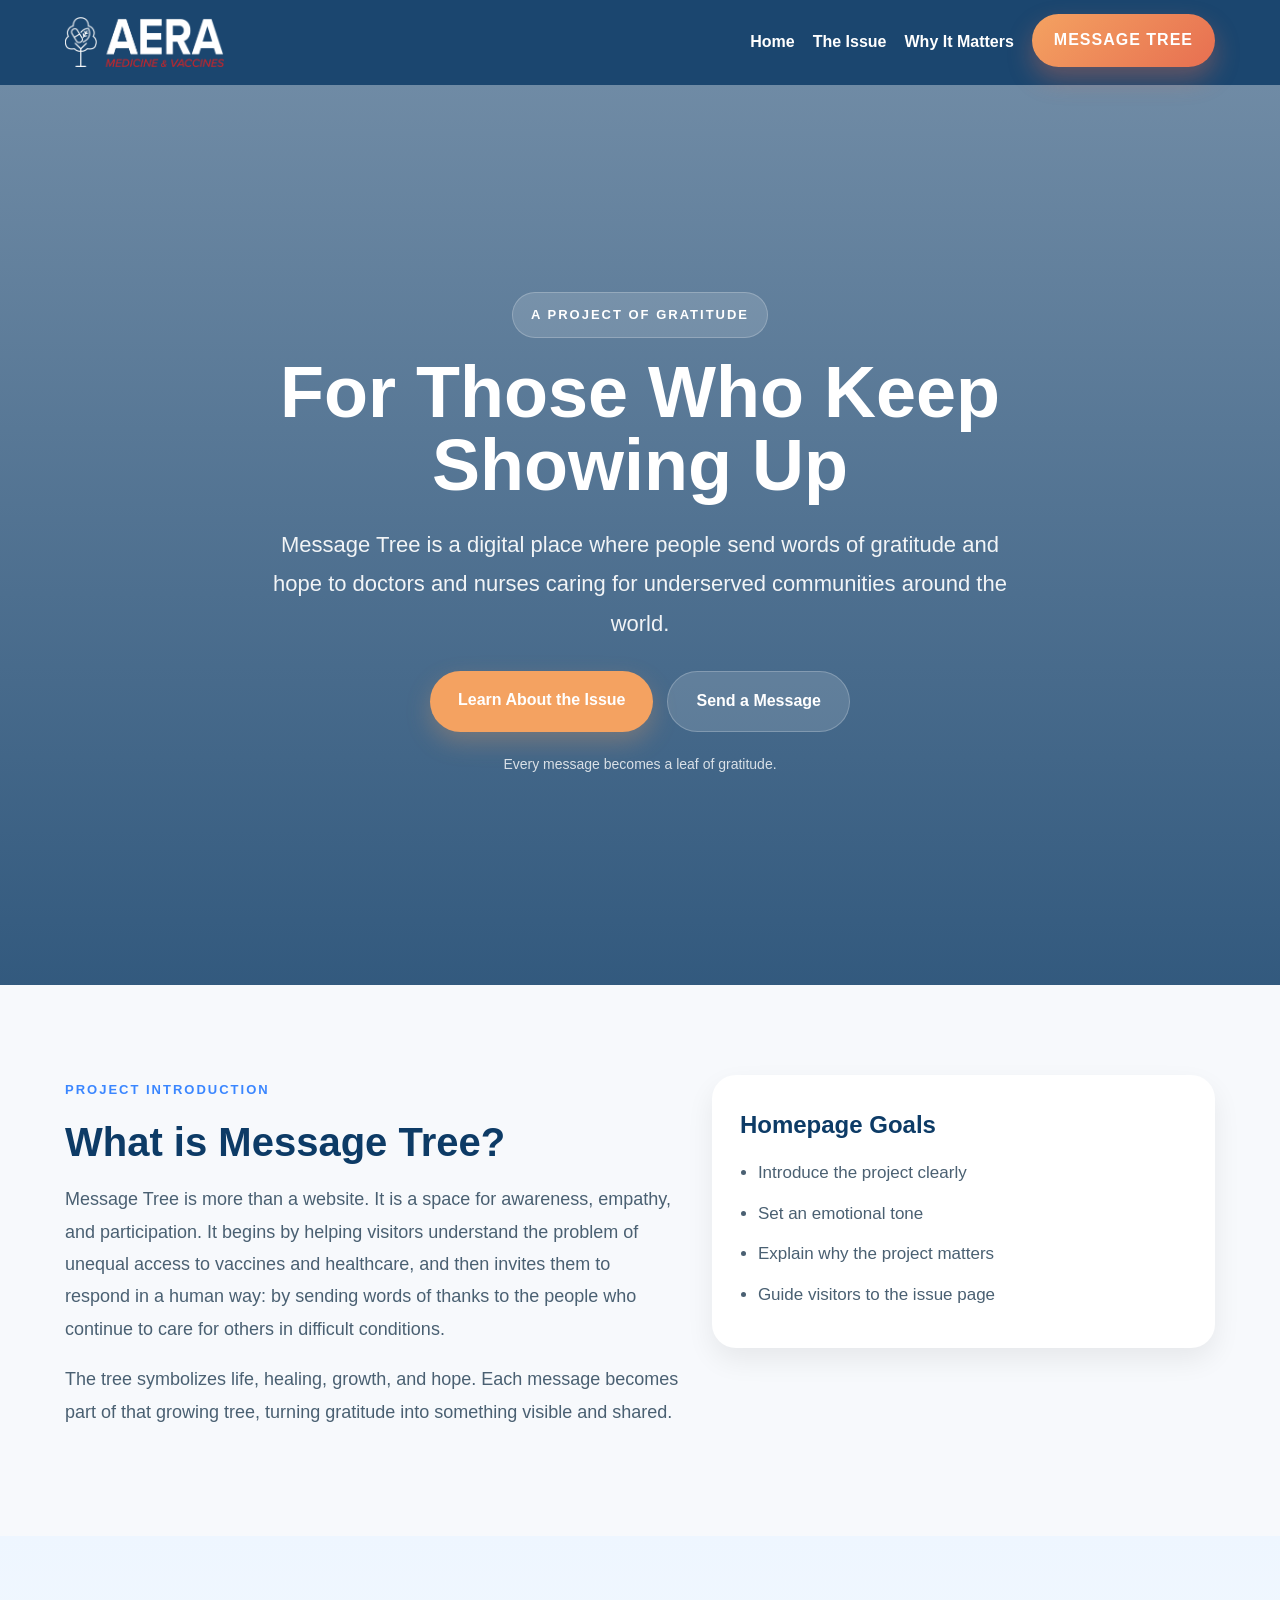
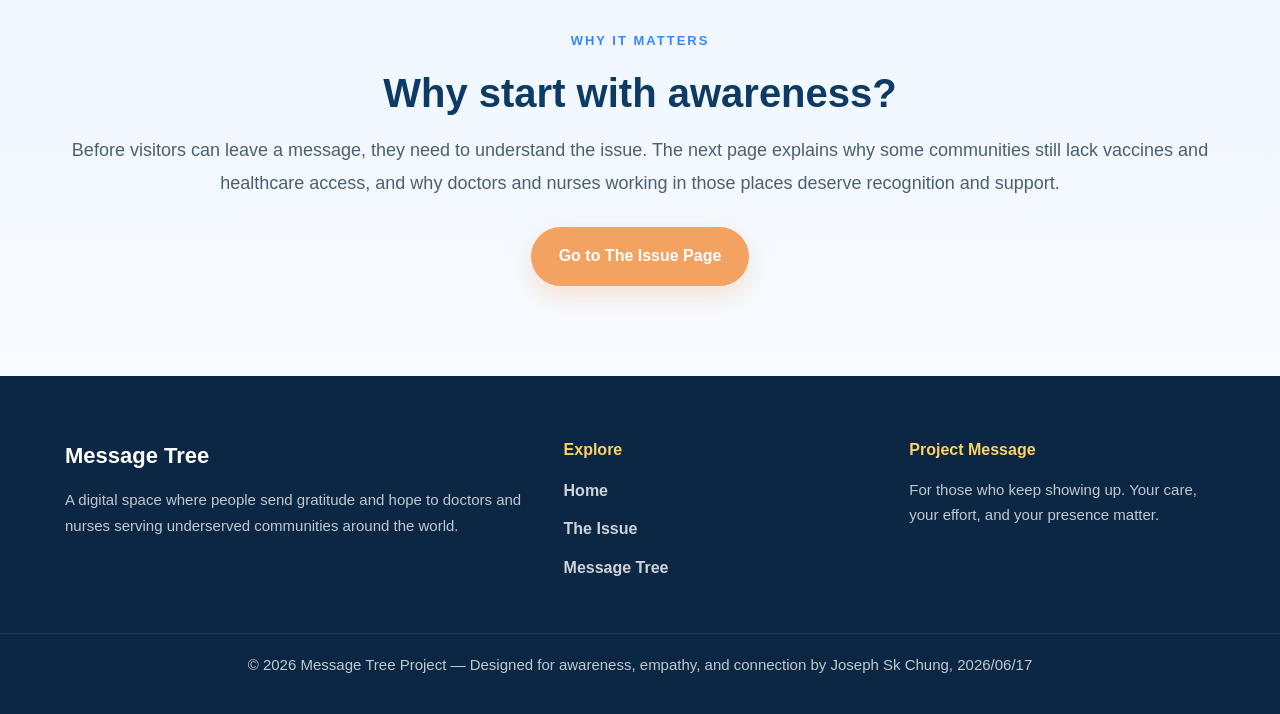
<file: index.html>
<!DOCTYPE html>
<html lang="en">
<head>
  <meta charset="UTF-8" />
  <meta name="viewport" content="width=device-width, initial-scale=1.0" />
  <title>Message Tree | Home</title>
  <link rel="stylesheet" href="style.css" />
</head>
<body>

  <nav class="navbar">
    <div class="container nav-inner">
      <div class="logo">
        <img src="logo2.png" alt="logo" height="50" align="right">
      </div>
      <div class="nav-links">
        <a href="index.html">Home</a>
        <a href="issue.html">The Issue</a>
        <a href="why.html">Why It Matters</a>
        <a class="menubold" href="message.html">MESSAGE TREE</a>
      </div>
    </div>
  </nav>

  <header class="hero">
    <div class="hero-overlay"></div>
    <div class="container hero-content">
      <div class="hero-tag">A Project of Gratitude</div>
      <h1>For Those Who Keep Showing Up</h1>
      <p>
        Message Tree is a digital place where people send words of gratitude
        and hope to doctors and nurses caring for underserved communities
        around the world.
      </p>
      <div class="hero-buttons">
        <a href="issue.html" class="btn btn-primary">Learn About the Issue</a>
        <a href="#" class="btn btn-secondary">Send a Message</a>
      </div>
      <div class="hero-note">Every message becomes a leaf of gratitude.</div>
    </div>
  </header>

  <section class="intro-section">
    <div class="container two-column">
      <div>
        <div class="eyebrow">Project Introduction</div>
        <h2>What is Message Tree?</h2>
        <p>
          Message Tree is more than a website. It is a space for awareness,
          empathy, and participation. It begins by helping visitors understand
          the problem of unequal access to vaccines and healthcare, and then
          invites them to respond in a human way: by sending words of thanks
          to the people who continue to care for others in difficult conditions.
        </p>
        <p>
          The tree symbolizes life, healing, growth, and hope. Each message
          becomes part of that growing tree, turning gratitude into something
          visible and shared.
        </p>
      </div>

      <div class="info-card">
        <h3>Homepage Goals</h3>
        <ul>
          <li>Introduce the project clearly</li>
          <li>Set an emotional tone</li>
          <li>Explain why the project matters</li>
          <li>Guide visitors to the issue page</li>
        </ul>
      </div>
    </div>
  </section>

  <section class="preview-section">
    <div class="container">
      <div class="eyebrow">Why it matters</div>
      <h2>Why start with awareness?</h2>
      <p class="section-text">
        Before visitors can leave a message, they need to understand the issue.
        The next page explains why some communities still lack vaccines and
        healthcare access, and why doctors and nurses working in those places
        deserve recognition and support.
      </p>
      <a href="issue.html" class="btn btn-primary">Go to The Issue Page</a>
    </div>
  </section>




  

<footer class="footer">
  <div class="container footer-grid">

    <div class="footer-about">
      <h3>Message Tree</h3>
      <p>
        A digital space where people send gratitude and hope to doctors and nurses
        serving underserved communities around the world.
      </p>
    </div>

    <div class="footer-links">
      <h4>Explore</h4>
      <ul>
        <li><a href="index.html">Home</a></li>
        <li><a href="issue.html">The Issue</a></li>
        <li><a href="#">Message Tree</a></li>
      </ul>
    </div>

    <div class="footer-message">
      <h4>Project Message</h4>
      <p>
        For those who keep showing up.  
        Your care, your effort, and your presence matter.
      </p>
    </div>

  </div>

  <div class="footer-bottom">
    <p>© 2026 Message Tree Project — Designed for awareness, empathy, and connection by Joseph Sk Chung, 2026/06/17</p>
  </div>
</footer>

</body>
</html>
</file>
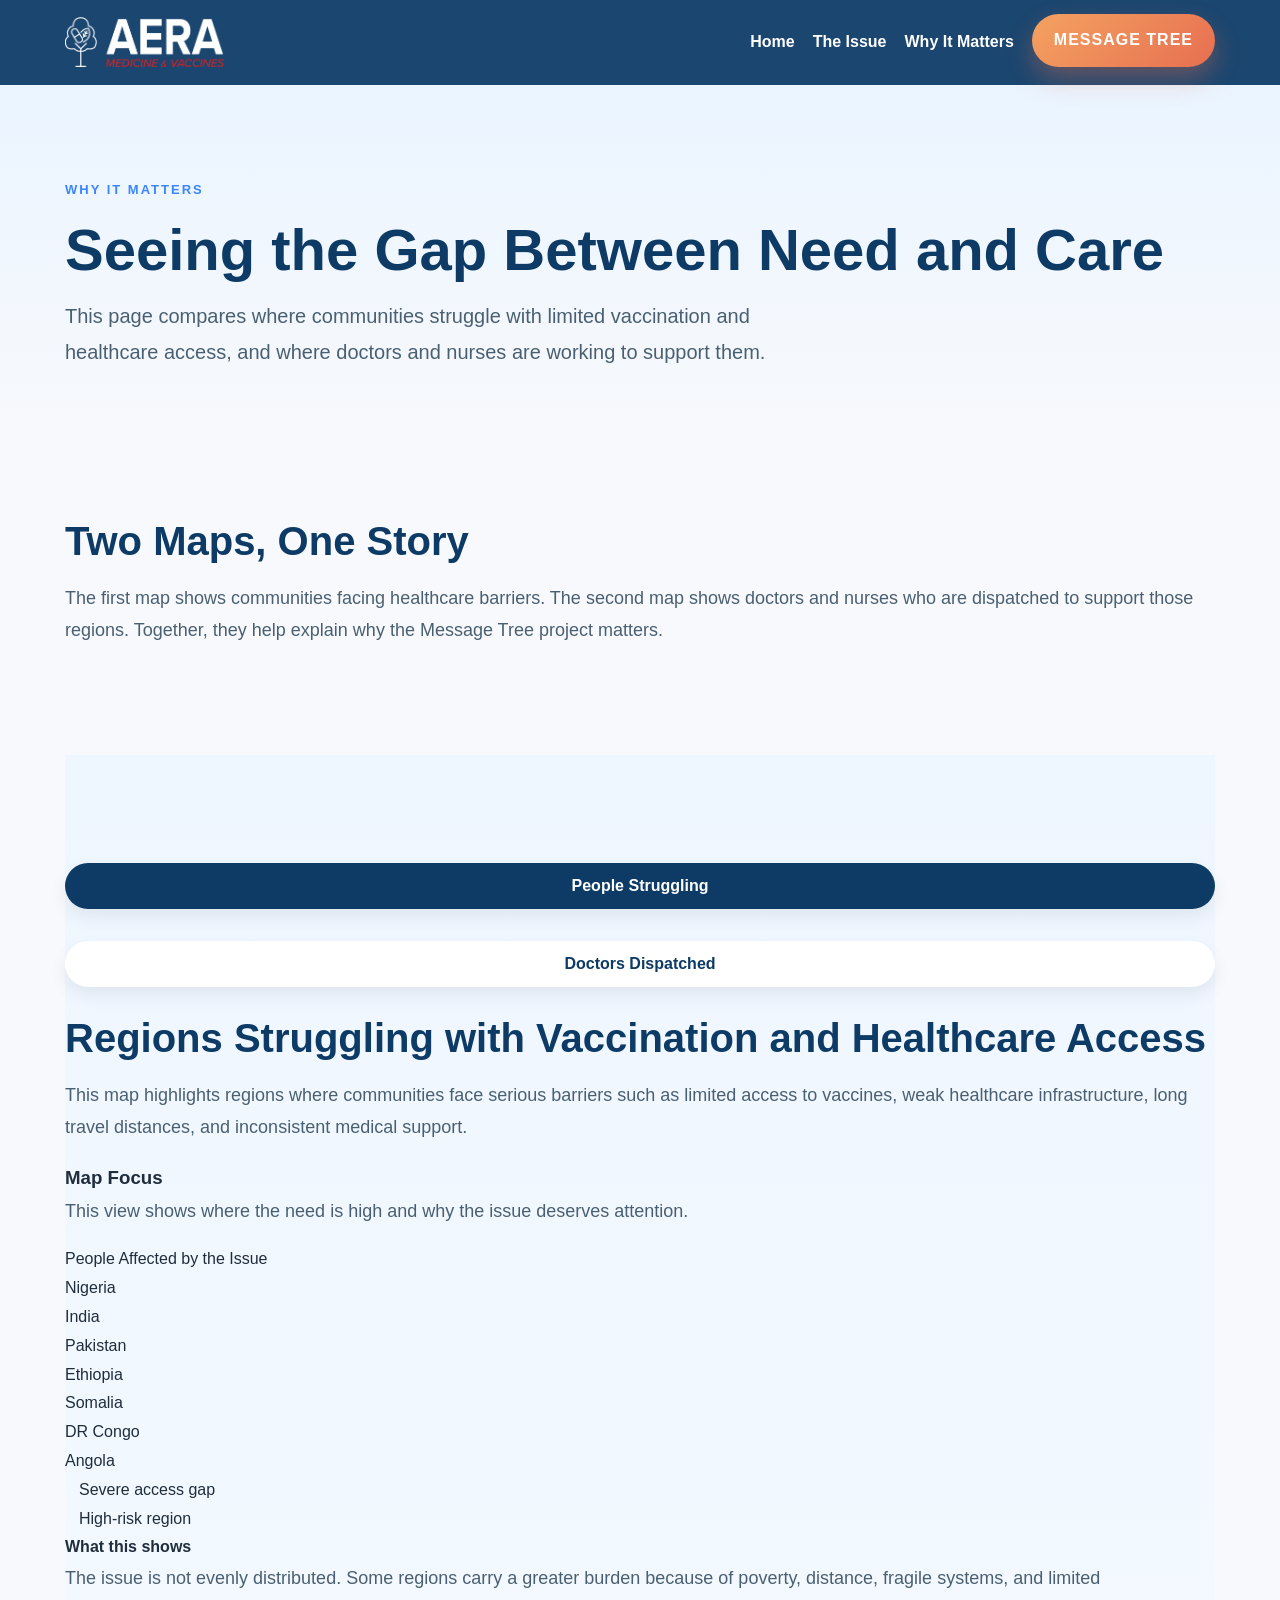
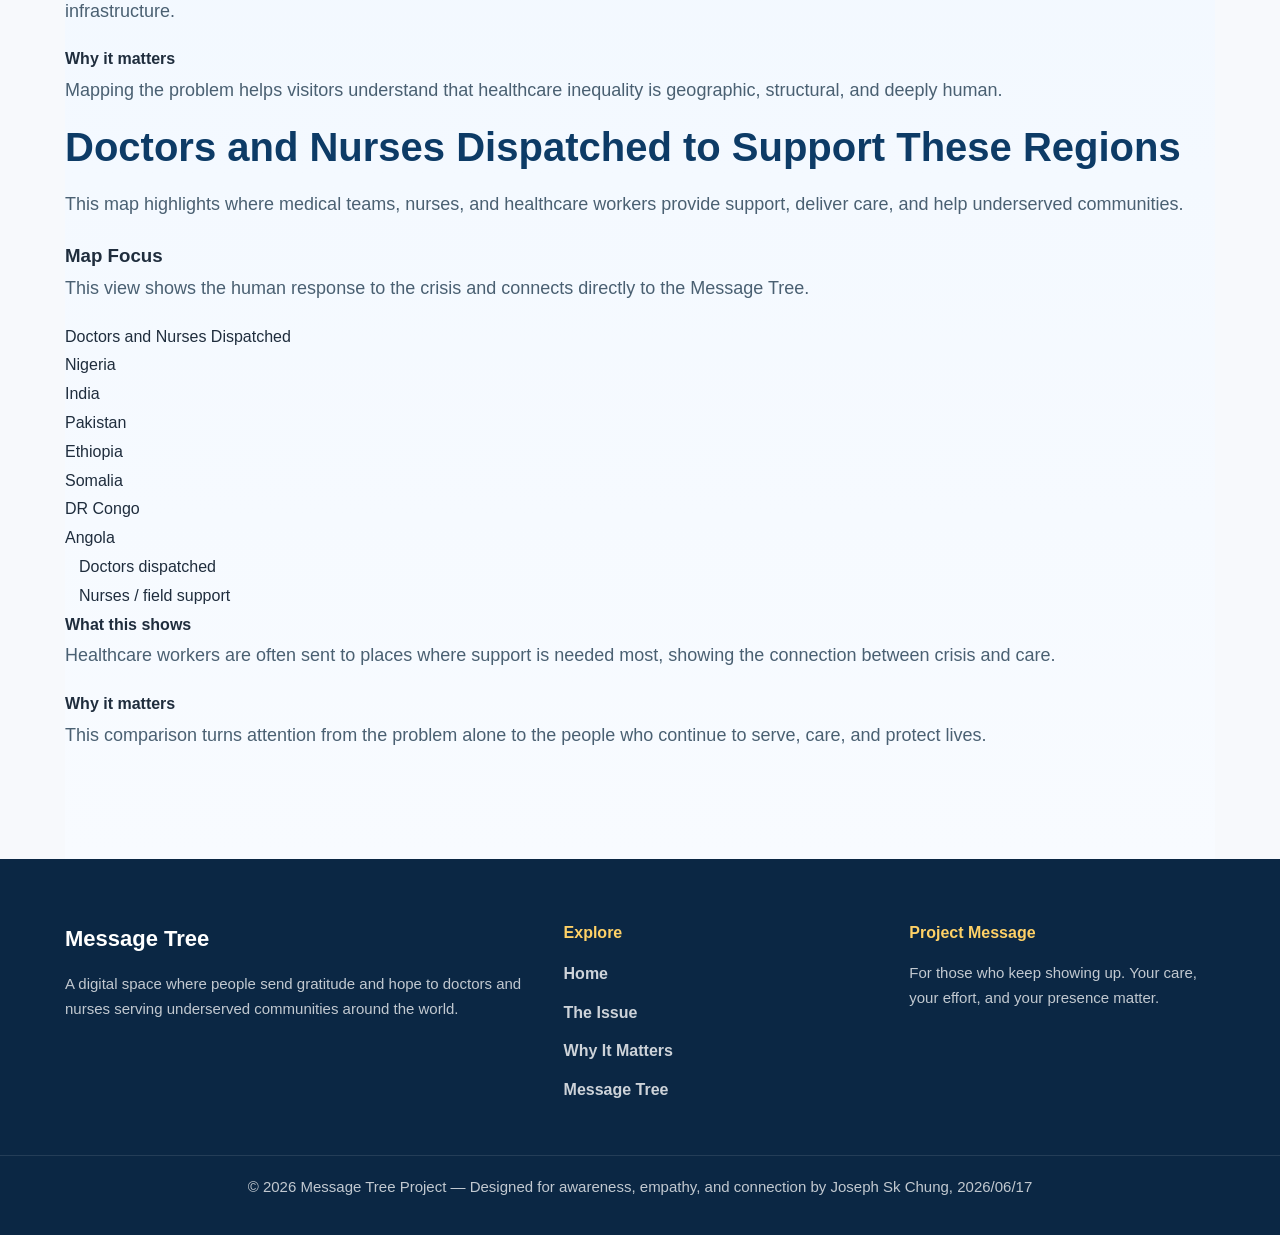
<file: comparison-map1.html>
<!DOCTYPE html>
<html lang="en">
<head>
  <meta charset="UTF-8" />
  <meta name="viewport" content="width=device-width, initial-scale=1.0" />
  <title>Message Tree | Why It Matters</title>
  <link rel="stylesheet" href="style.css" />
</head>
<body>

  <nav class="navbar">
    <div class="container nav-inner">
      <div class="logo">
        <img src="logo2.png" alt="logo" height="50" align="right">
      </div>
      <div class="nav-links">
        <a href="index.html">Home</a>
        <a href="issue.html">The Issue</a>
        <a href="why.html">Why It Matters</a>
        <a class="menubold" href="message.html">MESSAGE TREE</a>
      </div>
    </div>
  </nav>

  <header class="page-header why-hero">
    <div class="container">
      <div class="eyebrow">Why it matters</div>
      <h1>Seeing the Gap Between Need and Care</h1>
      <p class="page-subtitle">
        This page compares where communities struggle with limited vaccination and healthcare access,
        and where doctors and nurses are working to support them.
      </p>
    </div>
  </header>

  <main class="comparison-page">
    <div class="container">

      <section class="comparison-intro">
        <h2>Two Maps, One Story</h2>
        <p>
          The first map shows communities facing healthcare barriers. The second map shows
          doctors and nurses who are dispatched to support those regions. Together, they help
          explain why the Message Tree project matters.
        </p>
      </section>

      <section class="map-tabs-section">
        <div class="tabs">
          <button class="tab-button active" data-tab="tab1">People Struggling</button>
          <button class="tab-button" data-tab="tab2">Doctors Dispatched</button>
        </div>

        <div class="tab-panel active" id="tab1">
          <div class="panel-card">
            <div class="panel-head">
              <div>
                <h2>Regions Struggling with Vaccination and Healthcare Access</h2>
                <p>
                  This map highlights regions where communities face serious barriers such as limited access
                  to vaccines, weak healthcare infrastructure, long travel distances, and inconsistent medical support.
                </p>
              </div>

              <div class="summary-box">
                <h3>Map Focus</h3>
                <p>This view shows where the need is high and why the issue deserves attention.</p>
              </div>
            </div>

            <div class="visible-map-box">
              <div class="map-title-chip">People Affected by the Issue</div>

              <div class="marker severe nigeria"><span>Nigeria</span></div>
              <div class="marker severe india"><span>India</span></div>
              <div class="marker high pakistan"><span>Pakistan</span></div>
              <div class="marker high ethiopia"><span>Ethiopia</span></div>
              <div class="marker severe somalia"><span>Somalia</span></div>
              <div class="marker severe drc"><span>DR Congo</span></div>
              <div class="marker high angola"><span>Angola</span></div>

              <div class="map-legend">
                <div><span class="legend-dot severe-dot"></span>Severe access gap</div>
                <div><span class="legend-dot high-dot"></span>High-risk region</div>
              </div>
            </div>

            <div class="compare-footer">
              <div class="mini-card">
                <h4>What this shows</h4>
                <p>
                  The issue is not evenly distributed. Some regions carry a greater burden because of poverty,
                  distance, fragile systems, and limited infrastructure.
                </p>
              </div>

              <div class="mini-card">
                <h4>Why it matters</h4>
                <p>
                  Mapping the problem helps visitors understand that healthcare inequality is geographic,
                  structural, and deeply human.
                </p>
              </div>
            </div>
          </div>
        </div>

        <div class="tab-panel" id="tab2">
          <div class="panel-card">
            <div class="panel-head">
              <div>
                <h2>Doctors and Nurses Dispatched to Support These Regions</h2>
                <p>
                  This map highlights where medical teams, nurses, and healthcare workers provide support,
                  deliver care, and help underserved communities.
                </p>
              </div>

              <div class="summary-box">
                <h3>Map Focus</h3>
                <p>This view shows the human response to the crisis and connects directly to the Message Tree.</p>
              </div>
            </div>

            <div class="visible-map-box">
              <div class="map-title-chip">Doctors and Nurses Dispatched</div>

              <div class="marker doctor nigeria"><span>Nigeria</span></div>
              <div class="marker doctor india"><span>India</span></div>
              <div class="marker nurse pakistan"><span>Pakistan</span></div>
              <div class="marker nurse ethiopia"><span>Ethiopia</span></div>
              <div class="marker doctor somalia"><span>Somalia</span></div>
              <div class="marker doctor drc"><span>DR Congo</span></div>
              <div class="marker nurse angola"><span>Angola</span></div>

              <div class="map-legend">
                <div><span class="legend-dot doctor-dot"></span>Doctors dispatched</div>
                <div><span class="legend-dot nurse-dot"></span>Nurses / field support</div>
              </div>
            </div>

            <div class="compare-footer">
              <div class="mini-card">
                <h4>What this shows</h4>
                <p>
                  Healthcare workers are often sent to places where support is needed most,
                  showing the connection between crisis and care.
                </p>
              </div>

              <div class="mini-card">
                <h4>Why it matters</h4>
                <p>
                  This comparison turns attention from the problem alone to the people who continue
                  to serve, care, and protect lives.
                </p>
              </div>
            </div>
          </div>
        </div>
      </section>

    </div>
  </main>

  <footer class="footer">
    <div class="container footer-grid">
      <div class="footer-about">
        <h3>Message Tree</h3>
        <p>A digital space where people send gratitude and hope to doctors and nurses serving underserved communities around the world.</p>
      </div>

      <div class="footer-links">
        <h4>Explore</h4>
        <ul>
          <li><a href="index.html">Home</a></li>
          <li><a href="issue.html">The Issue</a></li>
          <li><a href="why.html">Why It Matters</a></li>
          <li><a href="#">Message Tree</a></li>
        </ul>
      </div>

      <div class="footer-message">
        <h4>Project Message</h4>
        <p>For those who keep showing up. Your care, your effort, and your presence matter.</p>
      </div>
    </div>

    <div class="footer-bottom">
      <p>© 2026 Message Tree Project — Designed for awareness, empathy, and connection by Joseph Sk Chung, 2026/06/17</p>
    </div>
  </footer>

  <script>
    const buttons = document.querySelectorAll(".tab-button");
    const panels = document.querySelectorAll(".tab-panel");

    buttons.forEach(button => {
      button.addEventListener("click", () => {
        const target = button.dataset.tab;
        buttons.forEach(btn => btn.classList.remove("active"));
        panels.forEach(panel => panel.classList.remove("active"));
        button.classList.add("active");
        document.getElementById(target).classList.add("active");
      });
    });
  </script>

</body>
</html>
</file>
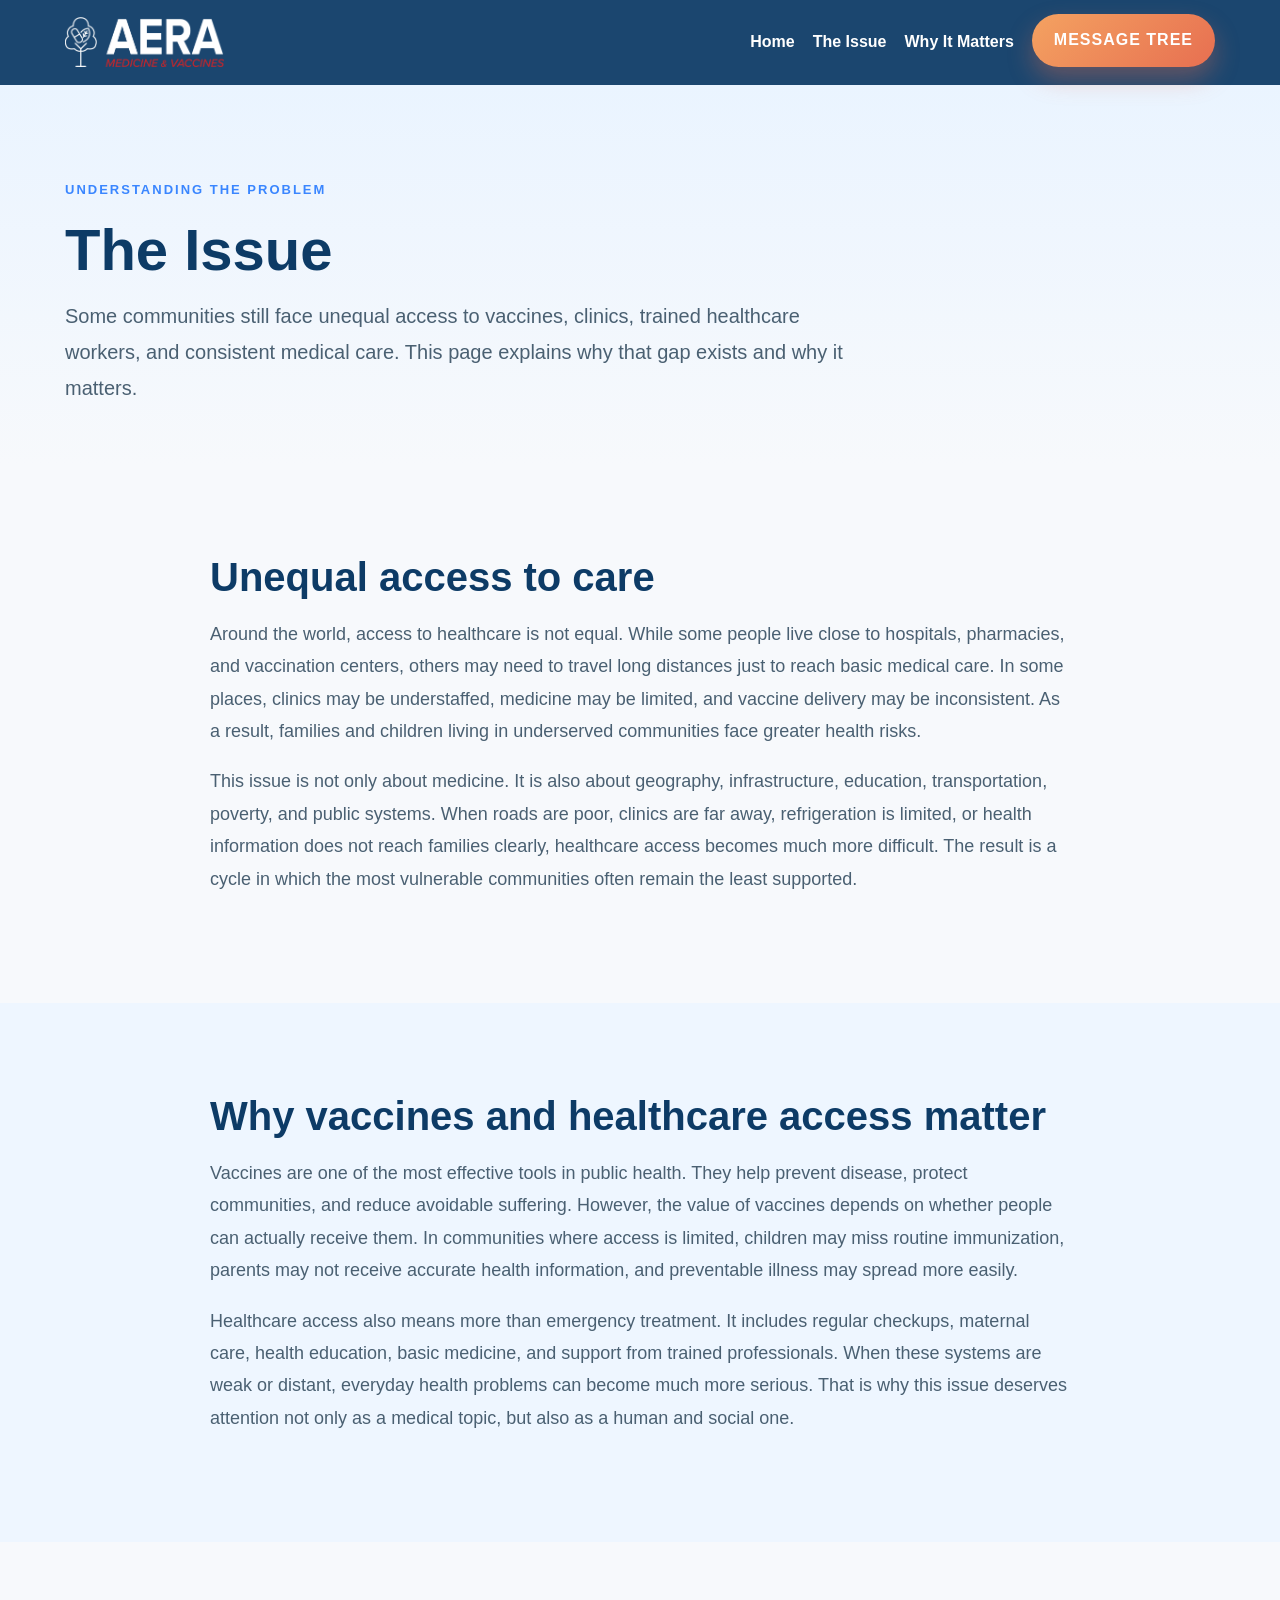
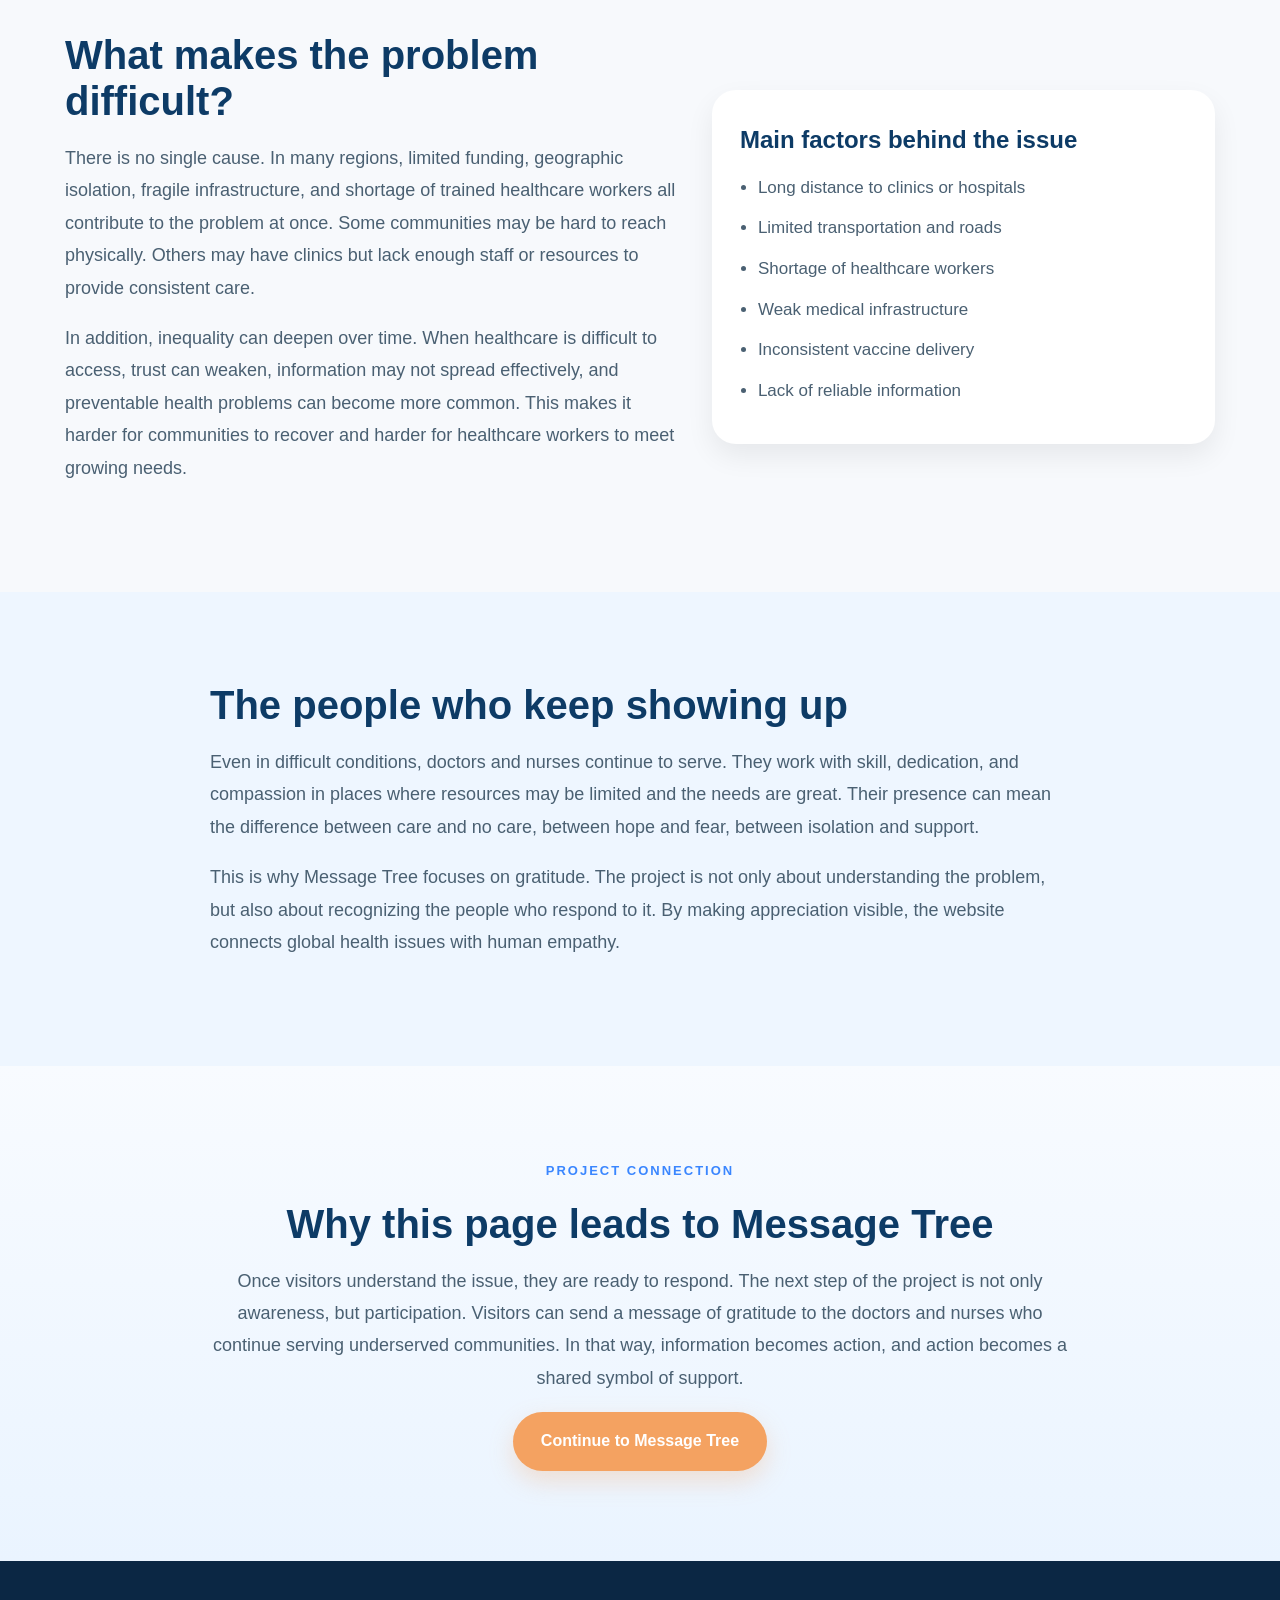
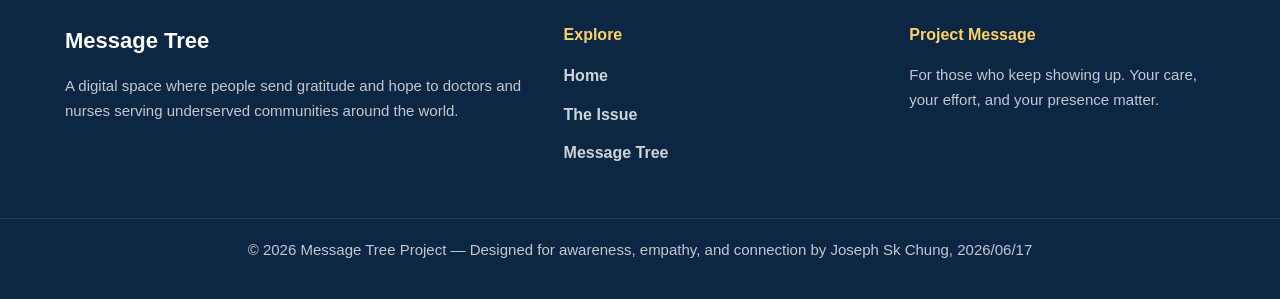
<file: issue.html>
<!DOCTYPE html>
<html lang="en">
<head>
  <meta charset="UTF-8" />
  <meta name="viewport" content="width=device-width, initial-scale=1.0" />
  <title>Message Tree | The Issue</title>
  <link rel="stylesheet" href="style.css" />
</head>
<body>

  <nav class="navbar">
    <div class="container nav-inner">
      <div class="logo">
        <img src="logo2.png" alt="logo" height="50" align="right">
      </div>
      <div class="nav-links">
        <a href="index.html">Home</a>
        <a href="issue.html">The Issue</a>
        <a href="why.html">Why It Matters</a>
        <a class="menubold" href="message.html">MESSAGE TREE</a>
      </div>
    </div>
  </nav>

  <header class="page-header">
    <div class="container">
      <div class="eyebrow">Understanding the Problem</div>
      <h1>The Issue</h1>
      <p class="page-subtitle">
        Some communities still face unequal access to vaccines, clinics,
        trained healthcare workers, and consistent medical care. This page
        explains why that gap exists and why it matters.
      </p>
    </div>
  </header>

  <section class="content-section">
    <div class="container narrow">
      <h2>Unequal access to care</h2>
      <p>
        Around the world, access to healthcare is not equal. While some people
        live close to hospitals, pharmacies, and vaccination centers, others
        may need to travel long distances just to reach basic medical care.
        In some places, clinics may be understaffed, medicine may be limited,
        and vaccine delivery may be inconsistent. As a result, families and
        children living in underserved communities face greater health risks.
      </p>
      <p>
        This issue is not only about medicine. It is also about geography,
        infrastructure, education, transportation, poverty, and public systems.
        When roads are poor, clinics are far away, refrigeration is limited,
        or health information does not reach families clearly, healthcare
        access becomes much more difficult. The result is a cycle in which the
        most vulnerable communities often remain the least supported.
      </p>
    </div>
  </section>

  <section class="content-section alt-bg">
    <div class="container narrow">
      <h2>Why vaccines and healthcare access matter</h2>
      <p>
        Vaccines are one of the most effective tools in public health. They
        help prevent disease, protect communities, and reduce avoidable
        suffering. However, the value of vaccines depends on whether people
        can actually receive them. In communities where access is limited,
        children may miss routine immunization, parents may not receive
        accurate health information, and preventable illness may spread more
        easily.
      </p>
      <p>
        Healthcare access also means more than emergency treatment. It includes
        regular checkups, maternal care, health education, basic medicine,
        and support from trained professionals. When these systems are weak
        or distant, everyday health problems can become much more serious.
        That is why this issue deserves attention not only as a medical topic,
        but also as a human and social one.
      </p>
    </div>
  </section>

  <section class="content-section">
    <div class="container two-column issue-grid">
      <div>
        <h2>What makes the problem difficult?</h2>
        <p>
          There is no single cause. In many regions, limited funding,
          geographic isolation, fragile infrastructure, and shortage of
          trained healthcare workers all contribute to the problem at once.
          Some communities may be hard to reach physically. Others may have
          clinics but lack enough staff or resources to provide consistent care.
        </p>
        <p>
          In addition, inequality can deepen over time. When healthcare is
          difficult to access, trust can weaken, information may not spread
          effectively, and preventable health problems can become more common.
          This makes it harder for communities to recover and harder for
          healthcare workers to meet growing needs.
        </p>
      </div>

      <div class="info-card">
        <h3>Main factors behind the issue</h3>
        <ul>
          <li>Long distance to clinics or hospitals</li>
          <li>Limited transportation and roads</li>
          <li>Shortage of healthcare workers</li>
          <li>Weak medical infrastructure</li>
          <li>Inconsistent vaccine delivery</li>
          <li>Lack of reliable information</li>
        </ul>
      </div>
    </div>
  </section>

  <section class="content-section alt-bg">
    <div class="container narrow">
      <h2>The people who keep showing up</h2>
      <p>
        Even in difficult conditions, doctors and nurses continue to serve.
        They work with skill, dedication, and compassion in places where
        resources may be limited and the needs are great. Their presence can
        mean the difference between care and no care, between hope and fear,
        between isolation and support.
      </p>
      <p>
        This is why Message Tree focuses on gratitude. The project is not only
        about understanding the problem, but also about recognizing the people
        who respond to it. By making appreciation visible, the website connects
        global health issues with human empathy.
      </p>
    </div>
  </section>

  <section class="content-section closing-section">
    <div class="container narrow center-text">
      <div class="eyebrow">Project Connection</div>
      <h2>Why this page leads to Message Tree</h2>
      <p>
        Once visitors understand the issue, they are ready to respond. The next
        step of the project is not only awareness, but participation. Visitors
        can send a message of gratitude to the doctors and nurses who continue
        serving underserved communities. In that way, information becomes action,
        and action becomes a shared symbol of support.
      </p>
      <a href="#" class="btn btn-primary">Continue to Message Tree</a>
    </div>
  </section>

<footer class="footer">
  <div class="container footer-grid">

    <div class="footer-about">
      <h3>Message Tree</h3>
      <p>
        A digital space where people send gratitude and hope to doctors and nurses
        serving underserved communities around the world.
      </p>
    </div>

    <div class="footer-links">
      <h4>Explore</h4>
      <ul>
        <li><a href="index.html">Home</a></li>
        <li><a href="issue.html">The Issue</a></li>
        <li><a href="#">Message Tree</a></li>
      </ul>
    </div>

    <div class="footer-message">
      <h4>Project Message</h4>
      <p>
        For those who keep showing up.  
        Your care, your effort, and your presence matter.
      </p>
    </div>

  </div>

  <div class="footer-bottom">
    <p>© 2026 Message Tree Project — Designed for awareness, empathy, and connection by Joseph Sk Chung, 2026/06/17</p>
  </div>
</footer>

</body>
</html>
</file>
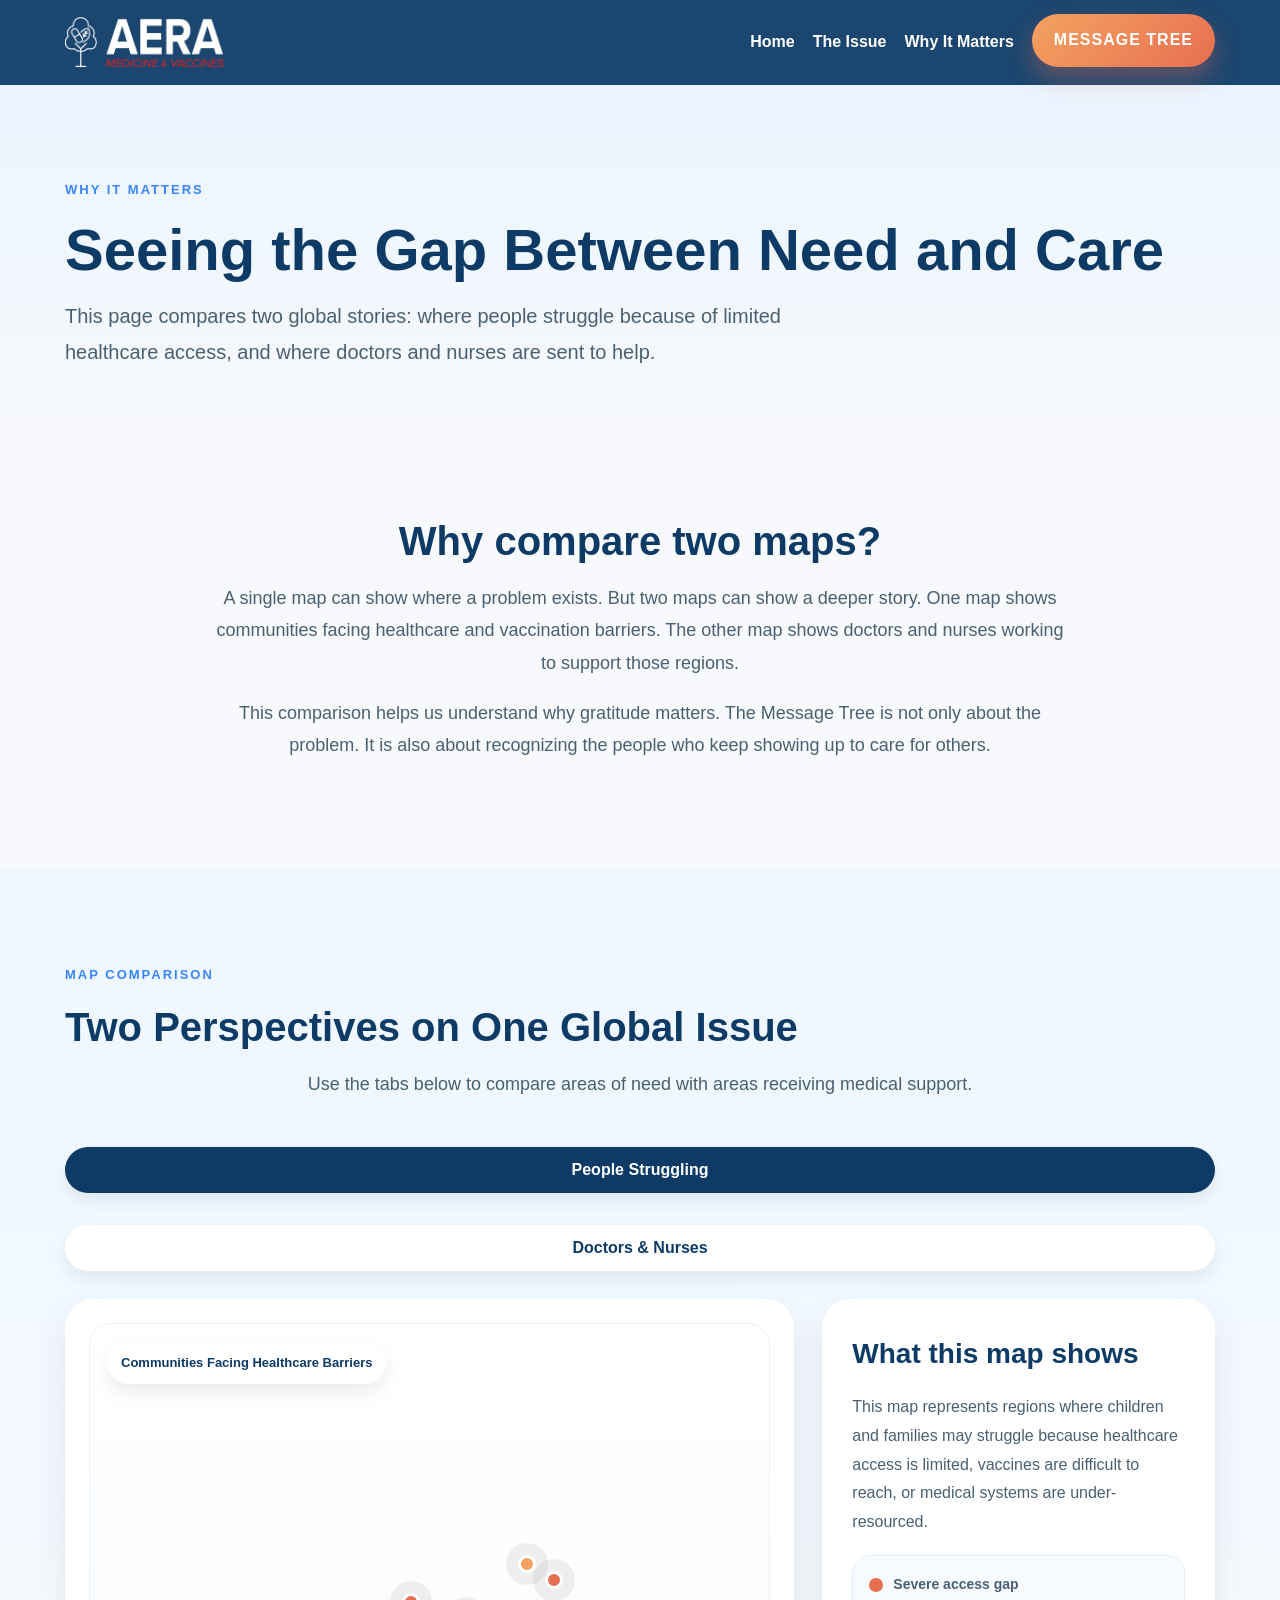
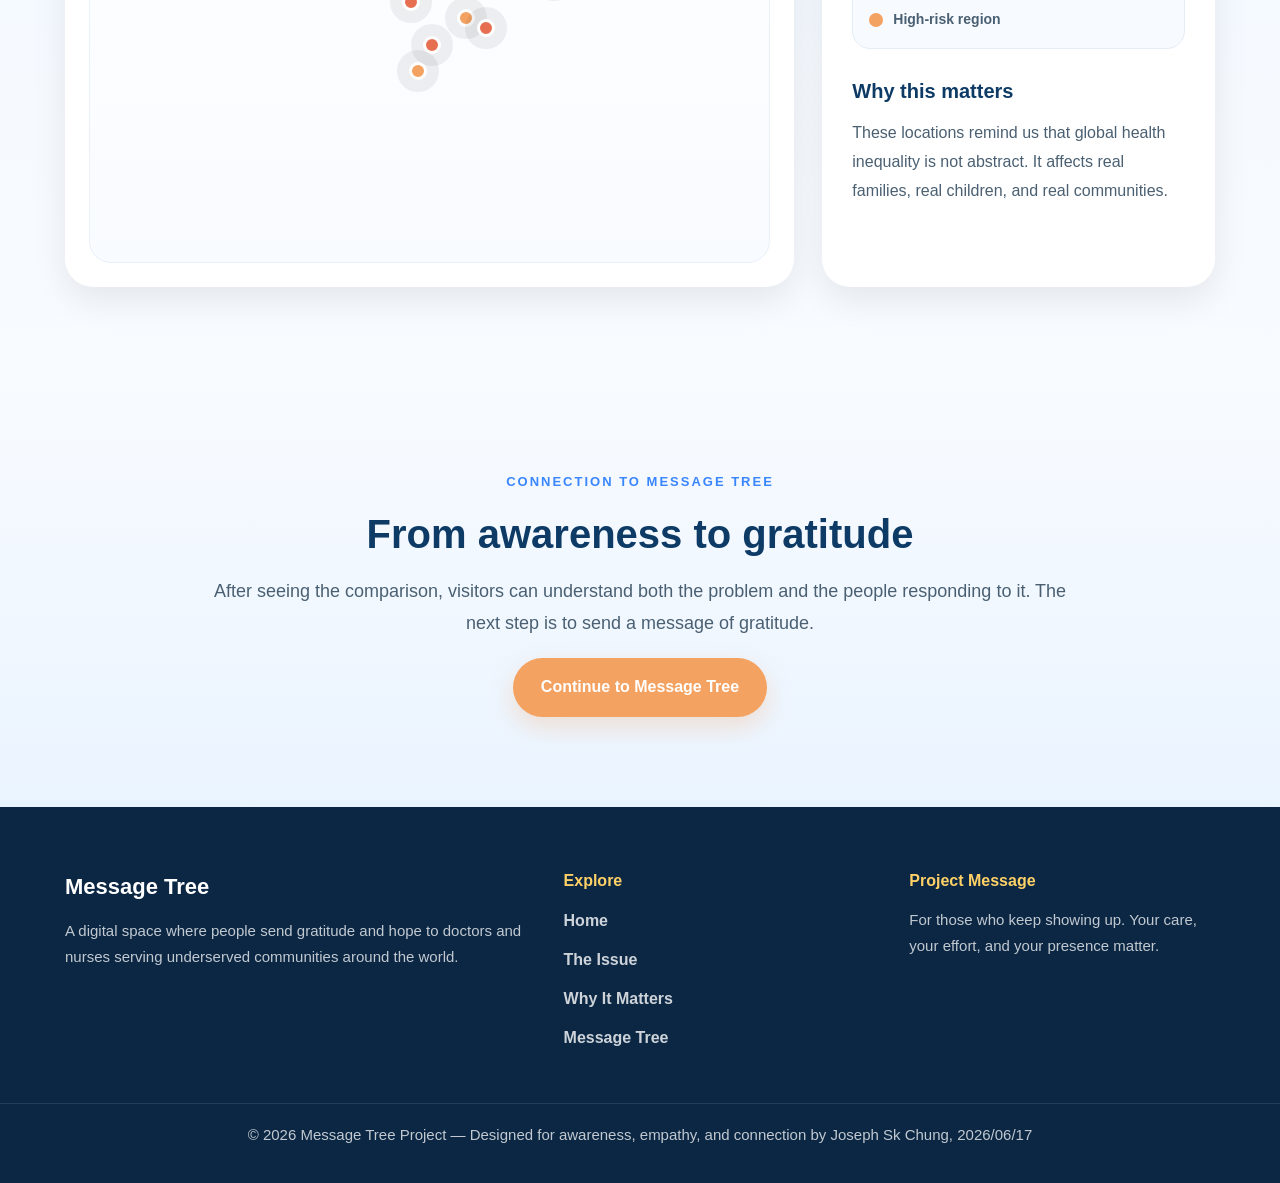
<file: why.html>
<!DOCTYPE html>
<html lang="en">
<head>
  <meta charset="UTF-8" />
  <meta name="viewport" content="width=device-width, initial-scale=1.0" />
  <title>Message Tree | Why It Matters</title>
  <link rel="stylesheet" href="style.css" />
</head>
<body>

  <nav class="navbar">
    <div class="container nav-inner">
      <div class="logo">
        <img src="logo2.png" alt="logo" height="50" align="right">
      </div>
      <div class="nav-links">
        <a href="index.html">Home</a>
        <a href="issue.html">The Issue</a>
        <a href="why.html">Why It Matters</a>
        <a class="menubold" href="message.html">MESSAGE TREE</a>
      </div>
    </div>
  </nav>

  <header class="page-header why-header">
    <div class="container">
      <div class="eyebrow">Why it matters</div>
      <h1>Seeing the Gap Between Need and Care</h1>
      <p class="page-subtitle">
        This page compares two global stories: where people struggle because of limited
        healthcare access, and where doctors and nurses are sent to help.
      </p>
    </div>
  </header>

  <section class="content-section">
    <div class="container narrow center-text">
      <h2>Why compare two maps?</h2>
      <p>
        A single map can show where a problem exists. But two maps can show a deeper story.
        One map shows communities facing healthcare and vaccination barriers. The other map
        shows doctors and nurses working to support those regions.
      </p>
      <p>
        This comparison helps us understand why gratitude matters. The Message Tree is not
        only about the problem. It is also about recognizing the people who keep showing up
        to care for others.
      </p>
    </div>
  </section>

  <section class="map-tabs-section">
    <div class="container">
      <div class="eyebrow">Map comparison</div>
      <h2>Two Perspectives on One Global Issue</h2>
      <p class="section-text">
        Use the tabs below to compare areas of need with areas receiving medical support.
      </p>

      <div class="tabs">
        <button class="tab-button active" onclick="showTab('need')">
          People Struggling
        </button>
        <button class="tab-button" onclick="showTab('care')">
          Doctors & Nurses
        </button>
      </div>

      <div class="tab-content active" id="need">
        <div class="map-layout">
          <div class="map-card">
            <div class="map-label">Communities Facing Healthcare Barriers</div>

            <div class="world-map">
              <span class="map-marker red nigeria"></span>
              <span class="map-marker red india"></span>
              <span class="map-marker orange pakistan"></span>
              <span class="map-marker orange ethiopia"></span>
              <span class="map-marker red somalia"></span>
              <span class="map-marker red drc"></span>
              <span class="map-marker orange angola"></span>
            </div>
          </div>

          <div class="map-info-panel">
            <h3>What this map shows</h3>
            <p>
              This map represents regions where children and families may struggle because
              healthcare access is limited, vaccines are difficult to reach, or medical
              systems are under-resourced.
            </p>

            <div class="legend-box">
              <div><span class="legend-dot red"></span> Severe access gap</div>
              <div><span class="legend-dot orange"></span> High-risk region</div>
            </div>

            <h4>Why this matters</h4>
            <p>
              These locations remind us that global health inequality is not abstract.
              It affects real families, real children, and real communities.
            </p>
          </div>
        </div>
      </div>

      <div class="tab-content" id="care">
        <div class="map-layout">
          <div class="map-card">
            <div class="map-label">Doctors and Nurses Providing Support</div>

            <div class="world-map">
              <span class="map-marker blue nigeria"></span>
              <span class="map-marker blue india"></span>
              <span class="map-marker green pakistan"></span>
              <span class="map-marker green ethiopia"></span>
              <span class="map-marker blue somalia"></span>
              <span class="map-marker blue drc"></span>
              <span class="map-marker green angola"></span>
            </div>
          </div>

          <div class="map-info-panel">
            <h3>What this map shows</h3>
            <p>
              This map represents the human response: doctors, nurses, and healthcare
              workers who travel, serve, and support communities where care is needed.
            </p>

            <div class="legend-box">
              <div><span class="legend-dot blue"></span> Doctors dispatched</div>
              <div><span class="legend-dot green"></span> Nurses / field support</div>
            </div>

            <h4>Why this matters</h4>
            <p>
              This is where the Message Tree connects to the project. The website gives
              visitors a way to recognize and thank the people behind this work.
            </p>
          </div>
        </div>
      </div>

    </div>
  </section>

  <section class="content-section closing-section">
    <div class="container narrow center-text">
      <div class="eyebrow">Connection to Message Tree</div>
      <h2>From awareness to gratitude</h2>
      <p>
        After seeing the comparison, visitors can understand both the problem and the
        people responding to it. The next step is to send a message of gratitude.
      </p>
      <a href="#" class="btn btn-primary">Continue to Message Tree</a>
    </div>
  </section>

  <footer class="footer">
    <div class="container footer-grid">

      <div class="footer-about">
        <h3>Message Tree</h3>
        <p>
          A digital space where people send gratitude and hope to doctors and nurses
          serving underserved communities around the world.
        </p>
      </div>

      <div class="footer-links">
        <h4>Explore</h4>
        <ul>
          <li><a href="index.html">Home</a></li>
          <li><a href="issue.html">The Issue</a></li>
          <li><a href="why.html">Why It Matters</a></li>
          <li><a href="#">Message Tree</a></li>
        </ul>
      </div>

      <div class="footer-message">
        <h4>Project Message</h4>
        <p>
          For those who keep showing up.
          Your care, your effort, and your presence matter.
        </p>
      </div>

    </div>

    <div class="footer-bottom">
      <p>© 2026 Message Tree Project — Designed for awareness, empathy, and connection by Joseph Sk Chung, 2026/06/17</p>
    </div>
  </footer>

  <script>
    function showTab(tabId) {
      const contents = document.querySelectorAll(".tab-content");
      const buttons = document.querySelectorAll(".tab-button");

      contents.forEach(content => {
        content.classList.remove("active");
      });

      buttons.forEach(button => {
        button.classList.remove("active");
      });

      document.getElementById(tabId).classList.add("active");
      event.target.classList.add("active");
    }
  </script>

</body>
</html>
</file>
<file: style.css>
* {
  box-sizing: border-box;
  margin: 0;
  padding: 0;
}

html {
  scroll-behavior: smooth;
}

body {
  font-family: Arial, sans-serif;
  background: #f7f9fc;
  color: #1f2d3d;
  line-height: 1.8;
}

a {
  color: white;
  text-decoration: none;
  font-weight: 600;
  transition: 0.3s ease;

}

.container {
  width: min(1150px, 92%);
  margin: 0 auto;
}

.narrow {
  width: min(860px, 92%);
  margin: 0 auto;
}

.center-text {
  text-align: center;
}

/* NAV */
.navbar {
  position: sticky;
  top: 0;
  z-index: 1000;
  background: rgba(13, 59, 102, 0.94);
  backdrop-filter: blur(8px);
  padding: 16px 0;
}

.nav-inner {
  display: flex;
  justify-content: space-between;
  align-items: center;
  gap: 20px;
}

.logo {
  color: white;
  height: 50px;
  width: auto;
  font-size: 22px;
  font-weight: bold;
}

.nav-links {
  display: flex;
  align-items: center;
  gap: 18px;
}

.nav-links a {
  color: white;
  text-decoration: none;
  font-weight: 600;
  transition: 0.3s ease;
}

/* normal menu hover */
.nav-links a:hover {
  opacity: 0.8;
}

/* impact */
.impact-section {
  padding: 60px 20px;
  background-color: #f9f9f9; /* Light neutral background */
  font-family: sans-serif;
  text-align: center;
}

.impact-container {
  max-width: 1100px;
  margin: 0 auto;
}

/* Goal text styling */
.impact-goal h2 {
  font-size: 24px;
  color: #333;
  margin-bottom: 40px;
  font-weight: 600;
}

.impact-goal span {
  color: #2ecc71; /* Highlight color for the goal number */
  font-weight: bold;
}

/* Grid layout for the 5 items */
.impact-grid {
  display: grid;
  grid-template-columns: repeat(auto-fit, minmax(180px, 1fr));
  gap: 20px;
}

/* Individual card styling */
.impact-card {
  background: #ffffff;
  padding: 30px 20px;
  border-radius: 8px;
  box-shadow: 0 4px 6px rgba(0, 0, 0, 0.05);
  transition: transform 0.2s ease;
}

.impact-card:hover {
  transform: translateY(-5px);
}

/* Big number styling */
.counter {
  font-size: 36px;
  font-weight: bold;
  color: #2c3e50;
  margin-bottom: 10px;
}

/* Label styling */
.label {
  font-size: 14px;
  color: #7f8c8d;
  margin: 0;
  line-height: 1.4;
}

/* POPPED OUT MENU */
.menubold {
  background: linear-gradient(135deg, #f4a261, #e76f51);
  padding: 12px 22px;
  border-radius: 999px;
  color: white !important;
  font-weight: bold;
  letter-spacing: 1px;
  box-shadow: 0 12px 24px rgba(231,111,81,0.35);
  transform: translateY(-2px);
  transition: 0.3s ease;
}

/* hover effect */
.menubold:hover {
  transform: translateY(-5px) scale(1.04);
  box-shadow: 0 18px 34px rgba(231,111,81,0.45);
}

/* HERO */
.hero {
  position: relative;
  min-height: 100vh;
  background:
    linear-gradient(to bottom, rgba(13,59,102,0.58), rgba(13,59,102,0.84)),
    url("https://images.unsplash.com/photo-1501004318641-b39e6451bec6?auto=format&fit=crop&w=1600&q=80")
    center/cover no-repeat;
  display: flex;
  align-items: center;
  text-align: center;
  color: white;
}

.hero-overlay {
  position: absolute;
  inset: 0;
}

.hero-content {
  position: relative;
  z-index: 2;
  max-width: 820px;
  margin: 0 auto;
  padding: 40px 0;
}

.hero-tag,
.eyebrow {
  display: inline-block;
  margin-bottom: 18px;
  font-size: 13px;
  font-weight: bold;
  letter-spacing: 2px;
  text-transform: uppercase;
  color: #3a86ff;
}

.hero-tag {
  color: white;
  padding: 10px 18px;
  border-radius: 999px;
  background: rgba(255,255,255,0.14);
  border: 1px solid rgba(255,255,255,0.22);
}

.hero h1 {
  font-size: 72px;
  line-height: 1.02;
  margin-bottom: 22px;
}

.hero p {
  font-size: 22px;
  max-width: 760px;
  margin: 0 auto 28px;
  color: rgba(255,255,255,0.92);
}

.hero-buttons {
  display: flex;
  justify-content: center;
  flex-wrap: wrap;
  gap: 14px;
}

.hero-note {
  margin-top: 20px;
  font-size: 14px;
  color: rgba(255,255,255,0.8);
}

/* BUTTONS */
.btn {
  display: inline-block;
  padding: 15px 28px;
  border-radius: 999px;
  font-weight: bold;
  transition: 0.3s ease;
}

.btn-primary {
  background: #f4a261;
  color: white;
  box-shadow: 0 10px 24px rgba(244,162,97,0.28);
}

.btn-primary:hover {
  background: #e76f51;
  transform: translateY(-2px);
}

.btn-secondary {
  background: rgba(255,255,255,0.14);
  color: white;
  border: 1px solid rgba(255,255,255,0.22);
}

.btn-secondary:hover {
  background: rgba(255,255,255,0.2);
}

/* PAGE HEADER */
.page-header {
  padding: 90px 0 40px;
  background: linear-gradient(to bottom, #eaf4ff, #f7f9fc);
}

.page-header h1 {
  font-size: 58px;
  line-height: 1.08;
  color: #0d3b66;
  margin-bottom: 16px;
}

.page-subtitle {
  font-size: 20px;
  color: #4a6072;
  max-width: 780px;
}

/* SECTIONS */
section {
  padding: 90px 0;
}

h2 {
  font-size: 40px;
  color: #0d3b66;
  margin-bottom: 18px;
  line-height: 1.15;
}

p {
  font-size: 18px;
  color: #4a6072;
  margin-bottom: 18px;
}

.section-text {
  max-width: 1150px;
  margin-bottom: 28px;
  text-align: center;
}

.alt-bg {
  background: #eef6ff;
}

/* LAYOUTS */
.two-column {
  display: grid;
  grid-template-columns: 1.1fr 0.9fr;
  gap: 32px;
  align-items: start;
}

.issue-grid {
  align-items: center;
}

/* CARDS */
.info-card {
  background: white;
  border-radius: 24px;
  padding: 28px;
  box-shadow: 0 12px 28px rgba(0,0,0,0.07);
}

.info-card h3 {
  color: #0d3b66;
  font-size: 24px;
  margin-bottom: 12px;
}

.info-card ul {
  padding-left: 18px;
}

.info-card li {
  color: #4a6072;
  margin-bottom: 10px;
  font-size: 17px;
}

/* PREVIEW */
.preview-section {
  background: linear-gradient(to bottom, #eef6ff, #f8fbff);
  text-align: center;
}

.closing-section {
  background: linear-gradient(to bottom, #f8fbff, #eaf4ff);
}


/* MESSAGE HERO */

.message-hero {
  padding: 130px 20px 90px;
  text-align: center;
  background:
    linear-gradient(
      to bottom,
      rgba(13,59,102,0.65),
      rgba(238,246,255,0.96)
    ),
    url("https://images.unsplash.com/photo-1505751172876-fa1923c5c528?auto=format&fit=crop&w=1600&q=80")
    center/cover no-repeat;
}

.message-hero-content {
  max-width: 820px;
  margin: 0 auto;
}

.message-hero h1 {
  font-size: 72px;
  color: white;
  margin-bottom: 18px;
}

.message-hero p {
  font-size: 22px;
  color: rgba(255,255,255,0.92);
}

/* TREE LAYOUT */

.message-tree-layout {
  width: min(1200px, 92%);
  margin: 0 auto;
  padding: 80px 0;
  display: grid;
  grid-template-columns: 1.2fr 0.8fr;
  gap: 40px;
  align-items: center;
}

.tree-visual-area {
  position: relative;
  min-height: 700px;
  background: radial-gradient(circle at center, #ffffff, #eaf7ef);
  border-radius: 34px;
  overflow: hidden;
  box-shadow: 0 24px 60px rgba(0,0,0,0.1);
  display: flex;
  align-items: center;
  justify-content: center;
}

.message-tree-image {
  max-width: 76%;
  max-height: 580px;
  object-fit: contain;
  z-index: 2;
  animation: treeBreath 5s ease-in-out infinite;
}

.message-leaves-layer {
  position: absolute;
  inset: 0;
  z-index: 3;
}

.message-leaf {
  position: absolute;
  max-width: 160px;
  padding: 12px 16px;
  background: linear-gradient(135deg, #43aa8b, #2d8a57);
  color: white;
  border-radius: 50px 50px 50px 12px;
  font-size: 14px;
  line-height: 1.5;
  box-shadow: 0 12px 24px rgba(0,0,0,0.15);
  animation: leafFloat 4s ease-in-out infinite;
  transition: 0.3s ease;
}

.message-leaf:hover {
  transform: scale(1.1);
  background: linear-gradient(135deg, #f4a261, #e76f51);
  z-index: 10;
}

.message-leaf span {
  display: block;
}

/* LEAF POSITIONS */

.leaf-1 { top: 18%; left: 24%; }
.leaf-2 { top: 22%; right: 18%; }
.leaf-3 { top: 38%; left: 16%; }
.leaf-4 { top: 40%; right: 18%; }
.leaf-5 { top: 56%; left: 28%; }
.leaf-6 { top: 58%; right: 28%; }
.leaf-7 { top: 28%; left: 44%; }
.leaf-8 { top: 46%; left: 44%; }
.leaf-9 { top: 64%; left: 44%; }
.leaf-10 { top: 30%; right: 36%; }

/* MESSAGE PANEL */

.message-form-panel {
  background: white;
  padding: 40px;
  border-radius: 32px;
  box-shadow: 0 20px 50px rgba(0,0,0,0.1);
}

.message-form-panel h2 {
  font-size: 42px;
  color: #0d3b66;
  margin-bottom: 14px;
}

.message-form-panel p {
  color: #4a6072;
  line-height: 1.8;
  margin-bottom: 24px;
}

textarea {
  width: 100%;
  height: 150px;
  border: 1px solid #d7e3ef;
  border-radius: 20px;
  padding: 18px;
  font-size: 16px;
  resize: none;
  font-family: Arial, sans-serif;
}

textarea:focus {
  outline: none;
  border-color: #43aa8b;
  box-shadow: 0 0 0 4px rgba(67,170,139,0.14);
}

button {
  width: 100%;
  margin-top: 18px;
  border: none;
  padding: 16px;
  border-radius: 999px;
  background: linear-gradient(135deg, #f4a261, #e76f51);
  color: white;
  font-size: 16px;
  font-weight: bold;
  cursor: pointer;
}

button:hover {
  transform: translateY(-3px);
}

/* COUNTER */

.leaf-counter {
  margin-top: 22px;
  padding: 14px;
  border-radius: 14px;
  background: #eef6ff;
  color: #0d3b66;
  font-weight: bold;
  text-align: center;
}

/* ANIMATIONS */

@keyframes leafFloat {
  0% { transform: translateY(0); }
  50% { transform: translateY(-10px); }
  100% { transform: translateY(0); }
}

@keyframes treeBreath {
  0% { transform: scale(1); }
  50% { transform: scale(1.025); }
  100% { transform: scale(1); }
}

/* RESPONSIVE */

@media (max-width: 900px) {
  .message-tree-layout {
    grid-template-columns: 1fr;
  }

  .message-hero h1 {
    font-size: 52px;
  }

  .tree-visual-area {
    min-height: 520px;
  }

  .message-tree-image {
    max-width: 90%;
  }

  .message-leaf {
    max-width: 120px;
    font-size: 12px;
  }
}


/* RESPONSIVE */
@media (max-width: 900px) {
  .two-column {
    grid-template-columns: 1fr;
  }

  .hero h1,
  .page-header h1 {
    font-size: 42px;
  }

  .hero p,
  .page-subtitle,
  p {
    font-size: 17px;
  }

  h2 {
    font-size: 32px;
  }

  .nav-inner {
    flex-direction: column;
    align-items: flex-start;
  }
}

.footer {
  background: #0b2744;
  color: rgba(255,255,255,0.85);
  padding-top: 60px;
}

.footer-grid {
  display: grid;
  grid-template-columns: 1.5fr 1fr 1fr;
  gap: 40px;
  padding-bottom: 40px;
}

.footer h3 {
  font-size: 22px;
  margin-bottom: 12px;
  color: white;
}

.footer h4 {
  font-size: 16px;
  margin-bottom: 12px;
  color: #ffd166;
}

.footer p {
  font-size: 15px;
  line-height: 1.7;
  color: rgba(255,255,255,0.75);
}

.footer-links ul {
  list-style: none;
}

.footer-links li {
  margin-bottom: 10px;
}

.footer-links a {
  color: rgba(255,255,255,0.8);
  text-decoration: none;
  transition: 0.3s;
}

.footer-links a:hover {
  color: #ffd166;
}

.footer-bottom {
  border-top: 1px solid rgba(255,255,255,0.1);
  text-align: center;
  padding: 18px 0;
  font-size: 13px;
  color: rgba(255,255,255,0.6);
}

/* WHY PAGE */
.why-header {
  background: linear-gradient(to bottom, #eaf4ff, #f7f9fc);
}

.map-tabs-section {
  background: linear-gradient(to bottom, #eef6ff, #f8fbff);
  padding: 90px 0;
}

.tabs {
  display: flex;
  gap: 14px;
  flex-wrap: wrap;
  margin-bottom: 28px;
}

.tab-button {
  border: none;
  padding: 14px 24px;
  border-radius: 999px;
  background: white;
  color: #0d3b66;
  font-weight: bold;
  cursor: pointer;
  box-shadow: 0 8px 18px rgba(0,0,0,0.07);
  transition: 0.3s;
}

.tab-button:hover {
  transform: translateY(-2px);
}

.tab-button.active {
  background: #0d3b66;
  color: white;
}

.tab-content {
  display: none;
}

.tab-content.active {
  display: block;
}

.map-layout {
  display: grid;
  grid-template-columns: 1.3fr 0.7fr;
  gap: 28px;
  align-items: stretch;
}

.map-card {
  position: relative;
  background: white;
  border-radius: 28px;
  padding: 24px;
  box-shadow: 0 14px 34px rgba(0,0,0,0.08);
}

.map-label {
  position: absolute;
  top: 42px;
  left: 42px;
  z-index: 5;
  background: rgba(255,255,255,0.94);
  color: #0d3b66;
  font-size: 13px;
  font-weight: bold;
  padding: 10px 14px;
  border-radius: 999px;
  box-shadow: 0 8px 18px rgba(0,0,0,0.08);
}

.world-map {
  position: relative;
  height: 540px;
  border-radius: 22px;
  background:
    url("https://upload.wikimedia.org/wikipedia/commons/8/80/World_map_-_low_resolution.svg")
    center/92% no-repeat,
    linear-gradient(to bottom, #ffffff, #f8fbff);
  overflow: hidden;
  border: 1px solid #e8f0f8;
}

.map-marker {
  position: absolute;
  width: 18px;
  height: 18px;
  border-radius: 50%;
  border: 3px solid white;
  box-shadow: 0 0 0 12px rgba(0,0,0,0.06);
}

.map-marker.red {
  background: #e76f51;
}

.map-marker.orange {
  background: #f4a261;
}

.map-marker.blue {
  background: #3a86ff;
}

.map-marker.green {
  background: #43aa8b;
}

.nigeria { top: 50%; left: 46%; }
.india { top: 46%; left: 67%; }
.pakistan { top: 43%; left: 63%; }
.ethiopia { top: 53%; left: 54%; }
.somalia { top: 55%; left: 57%; }
.drc { top: 58%; left: 49%; }
.angola { top: 63%; left: 47%; }

.map-info-panel {
  background: white;
  border-radius: 28px;
  padding: 30px;
  box-shadow: 0 14px 34px rgba(0,0,0,0.08);
}

.map-info-panel h3 {
  color: #0d3b66;
  font-size: 28px;
  margin-bottom: 14px;
}

.map-info-panel h4 {
  color: #0d3b66;
  font-size: 20px;
  margin: 24px 0 10px;
}

.map-info-panel p {
  font-size: 16px;
  color: #4a6072;
  margin-bottom: 12px;
}

.legend-box {
  background: #f7fbff;
  border: 1px solid #e3edf8;
  border-radius: 18px;
  padding: 16px;
  display: grid;
  gap: 10px;
  margin-top: 18px;
}

.legend-box div {
  display: flex;
  align-items: center;
  gap: 10px;
  color: #4a6072;
  font-size: 14px;
  font-weight: bold;
}

.legend-dot {
  width: 14px;
  height: 14px;
  border-radius: 50%;
  display: inline-block;
}

.legend-dot.red {
  background: #e76f51;
}

.legend-dot.orange {
  background: #f4a261;
}

.legend-dot.blue {
  background: #3a86ff;
}

.legend-dot.green {
  background: #43aa8b;
}



@media (max-width: 900px) {
  .map-layout,
  .footer-grid {
    grid-template-columns: 1fr;
  }

  .world-map {
    height: 360px;
    background-size: 96%;
  }

  .map-label {
    top: 36px;
    left: 36px;
  }

  .map-marker {
    width: 14px;
    height: 14px;
    border-width: 2px;
  }

  .logo-img {
  height: 50px;
  display: block;
}

.comparison-page {
  padding: 70px 0 100px;
  background: #f7f9fc;
}

.why-hero {
  background: linear-gradient(to bottom, #eaf4ff, #f7f9fc);
}

.comparison-intro {
  max-width: 850px;
  margin-bottom: 45px;
}

.comparison-intro h2 {
  font-size: 42px;
  color: #0d3b66;
  margin-bottom: 14px;
}

.comparison-intro p {
  font-size: 18px;
  color: #4a6072;
}

.tabs {
  display: flex;
  flex-wrap: wrap;
  gap: 12px;
  margin-bottom: 28px;
}

.tab-button {
  border: none;
  padding: 14px 22px;
  border-radius: 999px;
  background: white;
  color: #0d3b66;
  font-weight: bold;
  cursor: pointer;
  box-shadow: 0 8px 18px rgba(0,0,0,0.07);
  transition: 0.25s ease;
}

.tab-button:hover {
  transform: translateY(-2px);
}

.tab-button.active {
  background: #0d3b66;
  color: white;
}

.tab-panel {
  display: none;
}

.tab-panel.active {
  display: block;
}

.panel-card {
  background: white;
  border-radius: 28px;
  box-shadow: 0 14px 34px rgba(0,0,0,0.08);
  padding: 28px;
}

.panel-head {
  display: grid;
  grid-template-columns: 1fr 280px;
  gap: 24px;
  margin-bottom: 24px;
  align-items: start;
}

.panel-head h2 {
  font-size: 34px;
  color: #0d3b66;
  margin-bottom: 10px;
}

.panel-head p {
  font-size: 17px;
  color: #4a6072;
}

.summary-box {
  background: #f7fbff;
  border: 1px solid #e3edf8;
  border-radius: 20px;
  padding: 18px;
}

.summary-box h3 {
  font-size: 16px;
  color: #0d3b66;
  margin-bottom: 8px;
}

.summary-box p {
  font-size: 15px;
  color: #4a6072;
  margin: 0;
}

/* COMPARISON PAGE */
.comparison-page {
  padding: 70px 0 100px;
  background: #f7f9fc;
}

.comparison-intro {
  max-width: 850px;
  margin-bottom: 45px;
}

.comparison-intro h2 {
  font-size: 42px;
  color: #0d3b66;
  margin-bottom: 14px;
}

.comparison-intro p {
  font-size: 18px;
  color: #4a6072;
}

.map-tabs-section {
  padding: 70px 0 100px;
  background: linear-gradient(to bottom, #eef6ff, #f8fbff);
}

.tabs {
  display: flex;
  flex-wrap: wrap;
  gap: 12px;
  margin-bottom: 28px;
}

.tab-button {
  border: none;
  padding: 14px 22px;
  border-radius: 999px;
  background: white;
  color: #0d3b66;
  font-weight: bold;
  cursor: pointer;
  box-shadow: 0 8px 18px rgba(0,0,0,0.07);
  transition: 0.25s ease;
}

.tab-button:hover {
  transform: translateY(-2px);
}

.tab-button.active {
  background: #0d3b66;
  color: white;
}

.tab-panel {
  display: none;
}

.tab-panel.active {
  display: block;
}

.panel-card {
  background: white;
  border-radius: 28px;
  box-shadow: 0 14px 34px rgba(0,0,0,0.08);
  padding: 28px;
}

.panel-head {
  display: grid;
  grid-template-columns: 1fr 280px;
  gap: 24px;
  margin-bottom: 24px;
  align-items: start;
}

.panel-head h2 {
  font-size: 34px;
  color: #0d3b66;
  margin-bottom: 10px;
}

.panel-head p {
  font-size: 17px;
  color: #4a6072;
}

.summary-box {
  background: #f7fbff;
  border: 1px solid #e3edf8;
  border-radius: 20px;
  padding: 18px;
}

.summary-box h3 {
  color: #0d3b66;
  font-size: 16px;
  margin-bottom: 8px;
}

.summary-box p {
  font-size: 15px;
  color: #4a6072;
  margin: 0;
}

.visible-map-box {
  position: relative;
  width: 100%;
  min-height: 610px;
  border-radius: 26px;
  overflow: hidden;
  background-color: #ffffff;
  background-image:
    linear-gradient(to bottom, rgba(255,255,255,0.35), rgba(248,251,255,0.85)),
    url("https://upload.wikimedia.org/wikipedia/commons/8/80/World_map_-_low_resolution.svg");
  background-size: 92%;
  background-repeat: no-repeat;
  background-position: center;
  border: 1px solid #e8f0f8;
  box-shadow: inset 0 0 0 1px rgba(255,255,255,0.6);
}

.map-title-chip {
  position: absolute;
  top: 22px;
  left: 22px;
  z-index: 10;
  background: rgba(255,255,255,0.96);
  color: #0d3b66;
  font-size: 13px;
  font-weight: bold;
  padding: 10px 15px;
  border-radius: 999px;
  box-shadow: 0 8px 18px rgba(0,0,0,0.08);
}

.marker {
  position: absolute;
  width: 22px;
  height: 22px;
  border-radius: 50%;
  border: 4px solid white;
  z-index: 8;
  transform: translate(-50%, -50%);
  box-shadow: 0 10px 22px rgba(0,0,0,0.16);
  cursor: pointer;
}

.marker::after {
  content: "";
  position: absolute;
  inset: -10px;
  border-radius: 50%;
  opacity: 0.28;
  animation: pulse 2s infinite;
}

.marker span {
  position: absolute;
  left: 50%;
  top: -40px;
  transform: translateX(-50%);
  background: rgba(13,59,102,0.94);
  color: white;
  padding: 7px 11px;
  border-radius: 999px;
  font-size: 11px;
  font-weight: bold;
  white-space: nowrap;
  opacity: 0;
  transition: 0.25s ease;
}

.marker:hover span {
  opacity: 1;
}

.marker.severe { background: #e76f51; }
.marker.severe::after { background: #e76f51; }

.marker.high { background: #f4a261; }
.marker.high::after { background: #f4a261; }

.marker.doctor { background: #3a86ff; }
.marker.doctor::after { background: #3a86ff; }

.marker.nurse { background: #43aa8b; }
.marker.nurse::after { background: #43aa8b; }

.nigeria { top: 50%; left: 46%; }
.india { top: 46%; left: 67%; }
.pakistan { top: 43%; left: 63%; }
.ethiopia { top: 53%; left: 54%; }
.somalia { top: 55%; left: 57%; }
.drc { top: 58%; left: 49%; }
.angola { top: 63%; left: 47%; }

.map-legend {
  position: absolute;
  left: 22px;
  bottom: 22px;
  z-index: 10;
  display: grid;
  gap: 10px;
  background: rgba(255,255,255,0.96);
  border-radius: 18px;
  padding: 14px 16px;
  box-shadow: 0 8px 18px rgba(0,0,0,0.08);
}

.map-legend div {
  display: flex;
  align-items: center;
  gap: 10px;
  color: #4a6072;
  font-size: 14px;
  font-weight: bold;
}

.legend-dot {
  width: 14px;
  height: 14px;
  border-radius: 50%;
  display: inline-block;
}

.severe-dot { background: #e76f51; }
.high-dot { background: #f4a261; }
.doctor-dot { background: #3a86ff; }
.nurse-dot { background: #43aa8b; }

.compare-footer {
  margin-top: 22px;
  display: grid;
  grid-template-columns: 1fr 1fr;
  gap: 18px;
}

.mini-card {
  background: #f8fbff;
  border: 1px solid #e8f0f8;
  border-radius: 18px;
  padding: 18px;
}

.mini-card h4 {
  color: #0d3b66;
  font-size: 16px;
  margin-bottom: 8px;
}

.mini-card p {
  color: #4a6072;
  font-size: 15px;
  margin: 0;
}

@keyframes pulse {
  0% {
    transform: scale(0.7);
    opacity: 0.35;
  }
  70% {
    transform: scale(1.7);
    opacity: 0;
  }
  100% {
    transform: scale(0.7);
    opacity: 0;
  }
}

/* MESSAGE TREE HERO */

.message-hero {
  padding: 130px 20px 90px;
  text-align: center;
  background:
    linear-gradient(
      to bottom,
      rgba(13,59,102,0.65),
      rgba(238,246,255,0.96)
    ),
    url("https://images.unsplash.com/photo-1505751172876-fa1923c5c528?auto=format&fit=crop&w=1600&q=80")
    center/cover no-repeat;
}

.message-hero-content {
  max-width: 820px;
  margin: 0 auto;
}

.message-hero h1 {
  font-size: 72px;
  color: white;
  margin-bottom: 18px;
}

.message-hero p {
  font-size: 22px;
  line-height: 1.7;
  color: rgba(255,255,255,0.92);
}

/* MESSAGE TREE MAIN LAYOUT */

.message-tree-layout {
  width: min(1200px, 92%);
  margin: 0 auto;
  padding: 80px 0;
  display: grid;
  grid-template-columns: 1.2fr 0.8fr;
  gap: 40px;
  align-items: center;
}

/* TREE VISUAL AREA */

.tree-visual-area {
  position: relative;
  min-height: 700px;
  background: radial-gradient(circle at center, #ffffff, #eaf7ef);
  border-radius: 34px;
  overflow: hidden;
  box-shadow: 0 24px 60px rgba(0,0,0,0.1);

  display: flex;
  align-items: center;
  justify-content: center;
}

.tree-visual-area::before,
.tree-visual-area::after {
  content: "";
  position: absolute;
  border-radius: 50%;
  background: rgba(67,170,139,0.12);
  z-index: 0;
}

.tree-visual-area::before {
  width: 360px;
  height: 360px;
  top: 60px;
  left: 60px;
}

.tree-visual-area::after {
  width: 260px;
  height: 260px;
  bottom: 70px;
  right: 80px;
}

.message-tree-image {
  max-width: 76%;
  max-height: 580px;
  object-fit: contain;
  position: relative;
  z-index: 2;
  animation: treeBreath 5s ease-in-out infinite;
}

/* LEAVES */

.message-leaves-layer {
  position: absolute;
  inset: 0;
  z-index: 3;
}

.message-leaf {
  position: absolute;
  max-width: 160px;
  padding: 12px 16px;
  background: linear-gradient(135deg, #43aa8b, #2d8a57);
  color: white;
  border-radius: 50px 50px 50px 12px;
  font-size: 14px;
  line-height: 1.5;
  box-shadow: 0 12px 24px rgba(0,0,0,0.15);
  animation: leafFloat 4s ease-in-out infinite;
  transition: 0.3s ease;
  cursor: pointer;
}

.message-leaf:hover {
  transform: scale(1.1);
  background: linear-gradient(135deg, #f4a261, #e76f51);
  z-index: 10;
}

.message-leaf span {
  display: block;
}

/* LEAF POSITIONS */

.leaf-1 { top: 18%; left: 24%; animation-delay: 0s; }
.leaf-2 { top: 22%; right: 18%; animation-delay: 0.5s; }
.leaf-3 { top: 38%; left: 16%; animation-delay: 1s; }
.leaf-4 { top: 40%; right: 18%; animation-delay: 1.5s; }
.leaf-5 { top: 56%; left: 28%; animation-delay: 2s; }
.leaf-6 { top: 58%; right: 28%; animation-delay: 2.5s; }
.leaf-7 { top: 28%; left: 44%; animation-delay: 3s; }
.leaf-8 { top: 46%; left: 44%; animation-delay: 3.5s; }

/* MESSAGE FORM PANEL */

.message-form-panel {
  background: white;
  padding: 40px;
  border-radius: 32px;
  box-shadow: 0 20px 50px rgba(0,0,0,0.1);
  transition: 0.3s ease;
}

.message-form-panel:hover {
  transform: translateY(-4px);
}

.message-form-panel h2 {
  font-size: 42px;
  color: #0d3b66;
  margin-bottom: 14px;
}

.message-form-panel p {
  color: #4a6072;
  line-height: 1.8;
  margin-bottom: 24px;
}

textarea {
  width: 100%;
  height: 150px;
  border: 1px solid #d7e3ef;
  border-radius: 20px;
  padding: 18px;
  font-size: 16px;
  resize: none;
  font-family: Arial, sans-serif;
}

textarea:focus {
  outline: none;
  border-color: #43aa8b;
  box-shadow: 0 0 0 4px rgba(67,170,139,0.14);
}

button {
  width: 100%;
  margin-top: 18px;
  border: none;
  padding: 16px;
  border-radius: 999px;
  background: linear-gradient(135deg, #f4a261, #e76f51);
  color: white;
  font-size: 16px;
  font-weight: bold;
  cursor: pointer;
  transition: 0.3s ease;
}

button:hover {
  transform: translateY(-3px);
  box-shadow: 0 14px 28px rgba(231,111,81,0.28);
}

/* COUNTER */

.leaf-counter {
  margin-top: 22px;
  padding: 14px;
  border-radius: 14px;
  background: #eef6ff;
  color: #0d3b66;
  font-weight: bold;
  text-align: center;
}

/* QUOTE SECTION */

.gratitude-quote-section {
  padding: 40px 0 90px;
}

.featured-quote-card {
  position: relative;
  padding: 40px 48px;
  background: linear-gradient(135deg, #ffffff, #eef6ff);
  border-left: 6px solid #f4a261;
  border-radius: 28px;
  box-shadow: 0 18px 40px rgba(0,0,0,0.08);
}

.featured-quote-card p {
  font-size: 30px;
  line-height: 1.5;
  font-weight: bold;
  color: #0d3b66;
}

.quote-mark {
  position: absolute;
  top: -20px;
  left: 18px;
  font-size: 100px;
  color: rgba(244,162,97,0.18);
}

/* ANIMATION */

@keyframes leafFloat {
  0% {
    transform: translateY(0px);
  }

  50% {
    transform: translateY(-10px);
  }

  100% {
    transform: translateY(0px);
  }
}

@keyframes treeBreath {
  0% {
    transform: scale(1);
  }

  50% {
    transform: scale(1.025);
  }

  100% {
    transform: scale(1);
  }
}

/* RESPONSIVE */

@media (max-width: 900px) {
  .message-tree-layout {
    grid-template-columns: 1fr;
  }

  .message-hero h1 {
    font-size: 52px;
  }

  .message-form-panel h2 {
    font-size: 34px;
  }

  .featured-quote-card p {
    font-size: 24px;
  }

  .tree-visual-area {
    min-height: 520px;
  }

  .message-tree-image {
    max-width: 90%;
  }

  .message-leaf {
    max-width: 120px;
    font-size: 12px;
  }
}
</file>
